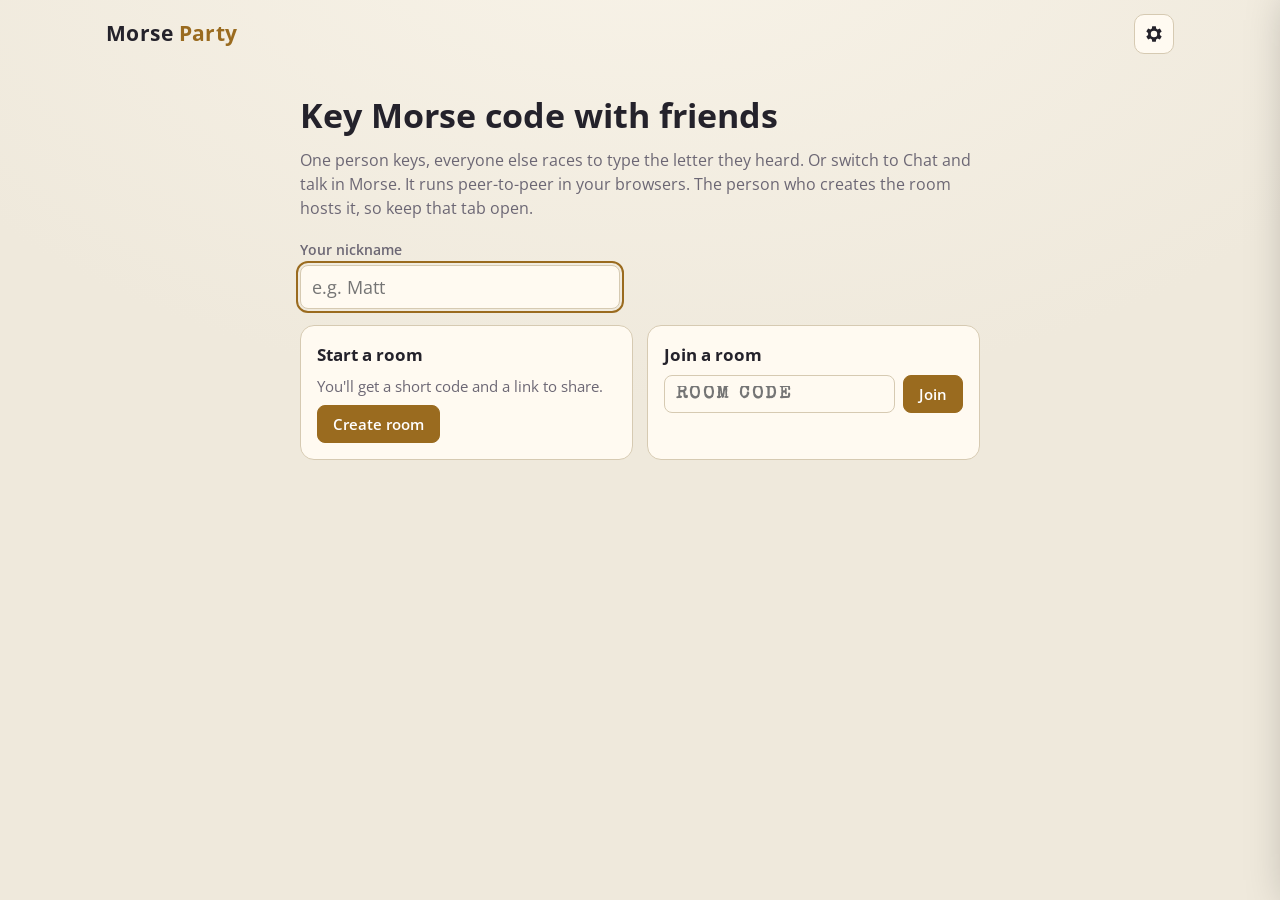
<file: index.html>
<!doctype html>
<html lang="en">
<head>
  <meta charset="utf-8">
  <meta name="viewport" content="width=device-width, initial-scale=1, viewport-fit=cover">
  <title>Morse Party</title>
  <meta name="description" content="Key Morse code with friends: race to copy each letter, or chat in Morse. Peer-to-peer in the browser.">
  <link rel="preconnect" href="https://fonts.googleapis.com">
  <link rel="preconnect" href="https://fonts.gstatic.com" crossorigin>
  <link href="https://fonts.googleapis.com/css2?family=Open+Sans:wght@400;600;700&family=Special+Elite&display=swap" rel="stylesheet">
  <link rel="stylesheet" href="style.css">
</head>
<body>
  <header class="topbar">
    <h1>Morse <span>Party</span></h1>
    <div id="roomInfo" class="room-info" hidden>
      <span class="conn" id="conn" title="Connection"></span>
      <span class="room-label">Room</span>
      <code id="roomCode"></code>
      <button id="copyLink" class="btn small" type="button">Copy invite link</button>
    </div>
    <button id="settingsBtn" class="icon-btn" type="button" aria-label="Settings" title="Settings">
      <svg viewBox="0 0 24 24" aria-hidden="true"><path d="M19.4 13a7.6 7.6 0 0 0 0-2l2-1.6-2-3.4-2.4 1a7.4 7.4 0 0 0-1.7-1L15 3.5h-4L10.7 6a7.4 7.4 0 0 0-1.7 1l-2.4-1-2 3.4L6.6 11a7.6 7.6 0 0 0 0 2l-2 1.6 2 3.4 2.4-1a7.4 7.4 0 0 0 1.7 1l.3 2.5h4l.3-2.5a7.4 7.4 0 0 0 1.7-1l2.4 1 2-3.4zM13 15.5A3.5 3.5 0 1 1 13 8.5a3.5 3.5 0 0 1 0 7z" transform="translate(-1 0)"/></svg>
    </button>
  </header>

  <main>
    <!-- ================= Lobby ================= -->
    <section id="lobby" class="lobby">
      <h2>Key Morse code with friends</h2>
      <p class="lede">One person keys, everyone else races to type the letter they heard. Or switch to Chat and talk in Morse.
        It runs peer-to-peer in your browsers. The person who creates the room hosts it, so keep that tab open.</p>

      <label class="field">
        <span>Your nickname</span>
        <input id="nameInput" type="text" maxlength="24" autocomplete="nickname" placeholder="e.g. Matt">
      </label>

      <div class="lobby-grid">
        <div class="lobby-card">
          <h3>Start a room</h3>
          <p>You'll get a short code and a link to share.</p>
          <button id="createBtn" class="btn primary" type="button">Create room</button>
        </div>
        <div class="lobby-card">
          <h3>Join a room</h3>
          <div class="join-row">
            <input id="codeInput" type="text" maxlength="8" placeholder="Room code" autocomplete="off" spellcheck="false">
            <button id="joinBtn" class="btn primary" type="button">Join</button>
          </div>
        </div>
      </div>
      <p id="lobbyMsg" class="status" role="status"></p>
    </section>

    <!-- ================= Room ================= -->
    <section id="room" class="room" hidden>
      <div class="room-bar">
        <div class="seg mode" role="radiogroup" aria-label="Mode">
          <button type="button" data-mode="race" role="radio">Race</button>
          <button type="button" data-mode="team" role="radio">Team</button>
          <button type="button" data-mode="whack" role="radio">Whack-a-Mole</button>
          <button type="button" data-mode="chat" role="radio">Chat</button>
        </div>
        <div class="seg sub" id="challengeSeg" role="radiogroup" aria-label="Team play style">
          <button type="button" data-challenge="0" role="radio">Free play</button>
          <button type="button" data-challenge="1" role="radio">Challenge</button>
        </div>
        <div class="keyer-rule" id="keyerRuleBox">
          <select id="keyerRule" aria-label="Who keys">
            <option value="anyone">Anyone keys</option>
            <option value="rr1">Take turns: 1 letter each</option>
            <option value="rrN">Take turns: N letters each</option>
          </select>
          <label id="turnNBox" class="turn-n">N = <input id="turnN" type="number" min="1" max="50" value="5"></label>
        </div>
        <p id="modeHelp" class="mode-help"></p>
        <div class="room-actions">
          <button id="resetBtn" class="btn small" type="button">Reset scores</button>
          <button id="clearBtn" class="btn small" type="button">Clear tapes</button>
          <button id="leaveBtn" class="btn small" type="button">Leave</button>
        </div>
      </div>

      <div id="players" class="players" aria-label="Players"></div>
      <div id="tapes" class="tapes" aria-live="polite"></div>

      <div class="you">
        <div id="turnPanel" class="turn-panel" hidden>
          <span id="turnText"></span>
          <button id="passBtn" class="btn small" type="button">Pass the key</button>
        </div>

        <div id="molePanel" class="mole-panel" hidden>
          <div class="mole-hole"><span id="moleCh" class="mole"></span></div>
          <div class="mole-side">
            <span id="moleText" class="mole-text">First to key it wins!</span>
            <button id="skipMoleBtn" class="btn small" type="button">Skip</button>
          </div>
        </div>

        <div id="guessPanel" class="guess-panel">
          <span class="guess-label" id="guessLabel">Type the letter you hear</span>
          <span id="guessBox" class="guess-box" aria-live="polite"></span>
          <span id="guessMsg" class="guess-msg"></span>
        </div>
        <div id="chatPanel" class="chat-panel" hidden>
          <input id="chatInput" type="text" autocomplete="off" autocapitalize="characters" spellcheck="false"
                 placeholder="Type here. Each letter is sent the moment you type it.">
        </div>

        <div id="targetPanel" class="target-panel" hidden>
          <span class="target-label" id="targetLabel">Key this letter</span>
          <span id="targetCh" class="target-ch"></span>
          <button id="skipBtn" class="btn small" type="button">Skip</button>
        </div>

        <div class="helper-bar">
          <span class="helper-label">Key helper</span>
          <div class="seg sub" id="helperSeg" role="radiogroup" aria-label="Key helper">
            <button type="button" data-helper="card" role="radio">Card</button>
            <button type="button" data-helper="alphabet" role="radio">Alphabet</button>
            <button type="button" data-helper="keyboard" role="radio">Keyboard</button>
            <button type="button" data-helper="none" role="radio">None</button>
          </div>
        </div>

        <section class="card" id="card" aria-label="Morse tree. Press and hold to key.">
          <div class="card-title"><span>MORSE</span><span>CODE</span></div>
          <div id="tree"></div>
        </section>
        <section id="refPanel" class="ref" hidden aria-label="Morse chart. Press and hold to key."></section>
        <button id="key" class="key" type="button" aria-label="Morse key: press and hold">KEY</button>
        <p class="key-caption">press &amp; hold here, on the card, or hold <kbd>Space</kbd></p>
      </div>
    </section>
  </main>

  <div id="toasts" class="toasts" aria-live="polite"></div>

  <!-- ================= Settings ================= -->
  <div id="scrim" class="scrim" hidden></div>
  <aside id="drawer" class="drawer" aria-label="Settings" aria-hidden="true">
    <div class="drawer-head">
      <h2>Settings</h2>
      <button id="closeSettings" class="icon-btn" type="button" aria-label="Close settings">✕</button>
    </div>

    <fieldset>
      <legend>You</legend>
      <label class="field"><span>Nickname</span><input id="setName" type="text" maxlength="24"></label>
      <label class="range"><span>Keying speed <output id="wpmOut"></output></span>
        <input id="setWpm" type="range" min="5" max="30" step="1"></label>
      <p class="fine">Your speed decides when a press counts as a dash, and when a pause ends a letter.</p>
    </fieldset>

    <fieldset>
      <legend>When you key</legend>
      <div class="seg tone-style helper-radios" role="radiogroup" aria-label="Key helper">
        <label><input type="radio" name="keyHelper" value="card"><span>Card</span></label>
        <label><input type="radio" name="keyHelper" value="alphabet"><span>Alphabet</span></label>
        <label><input type="radio" name="keyHelper" value="keyboard"><span>Keyboard</span></label>
        <label><input type="radio" name="keyHelper" value="none"><span>None</span></label>
      </div>
      <p class="fine">What to show above the key: the Morse tree card, the alphabet, or a QWERTY keyboard, each with the Morse code for every character.</p>
      <label class="check"><input type="checkbox" id="setLightUp"> Light up the helper as I key <small>(possible letters, the match, and mistakes)</small></label>
      <label class="check"><input type="checkbox" id="setHearSelf"> Hear my own tone</label>
    </fieldset>

    <fieldset>
      <legend>When others key</legend>
      <label class="check"><input type="checkbox" id="setHearOthers"> Hear their tones</label>
      <div class="seg tone-style" role="radiogroup" aria-label="Tone style">
        <label><input type="radio" name="toneStyle" value="live"><span>As keyed</span></label>
        <label><input type="radio" name="toneStyle" value="clean"><span>Cleaned up</span></label>
      </div>
      <p class="fine"><b>As keyed</b> plays their real timing, live. <b>Cleaned up</b> waits for each letter, then plays it with perfect timing.</p>
      <label class="check"><input type="checkbox" id="setShowMarks"> Show dots and dashes</label>
      <label class="check"><input type="checkbox" id="setPlayTyped"> Play typed messages as Morse <small>(Chat)</small></label>
      <label class="range"><span>Volume <output id="volOut"></output></span>
        <input id="setVolume" type="range" min="0" max="1" step="0.05"></label>
    </fieldset>
  </aside>

  <script src="lib/peerjs.min.js"></script>
  <script src="js/morse.js"></script>
  <script src="js/tree.js"></script>
  <script src="js/card.js"></script>
  <script src="js/ref.js"></script>
  <script src="js/audio.js"></script>
  <script src="js/room.js"></script>
  <script src="js/net.js"></script>
  <script src="js/app.js"></script>
</body>
</html>
</file>
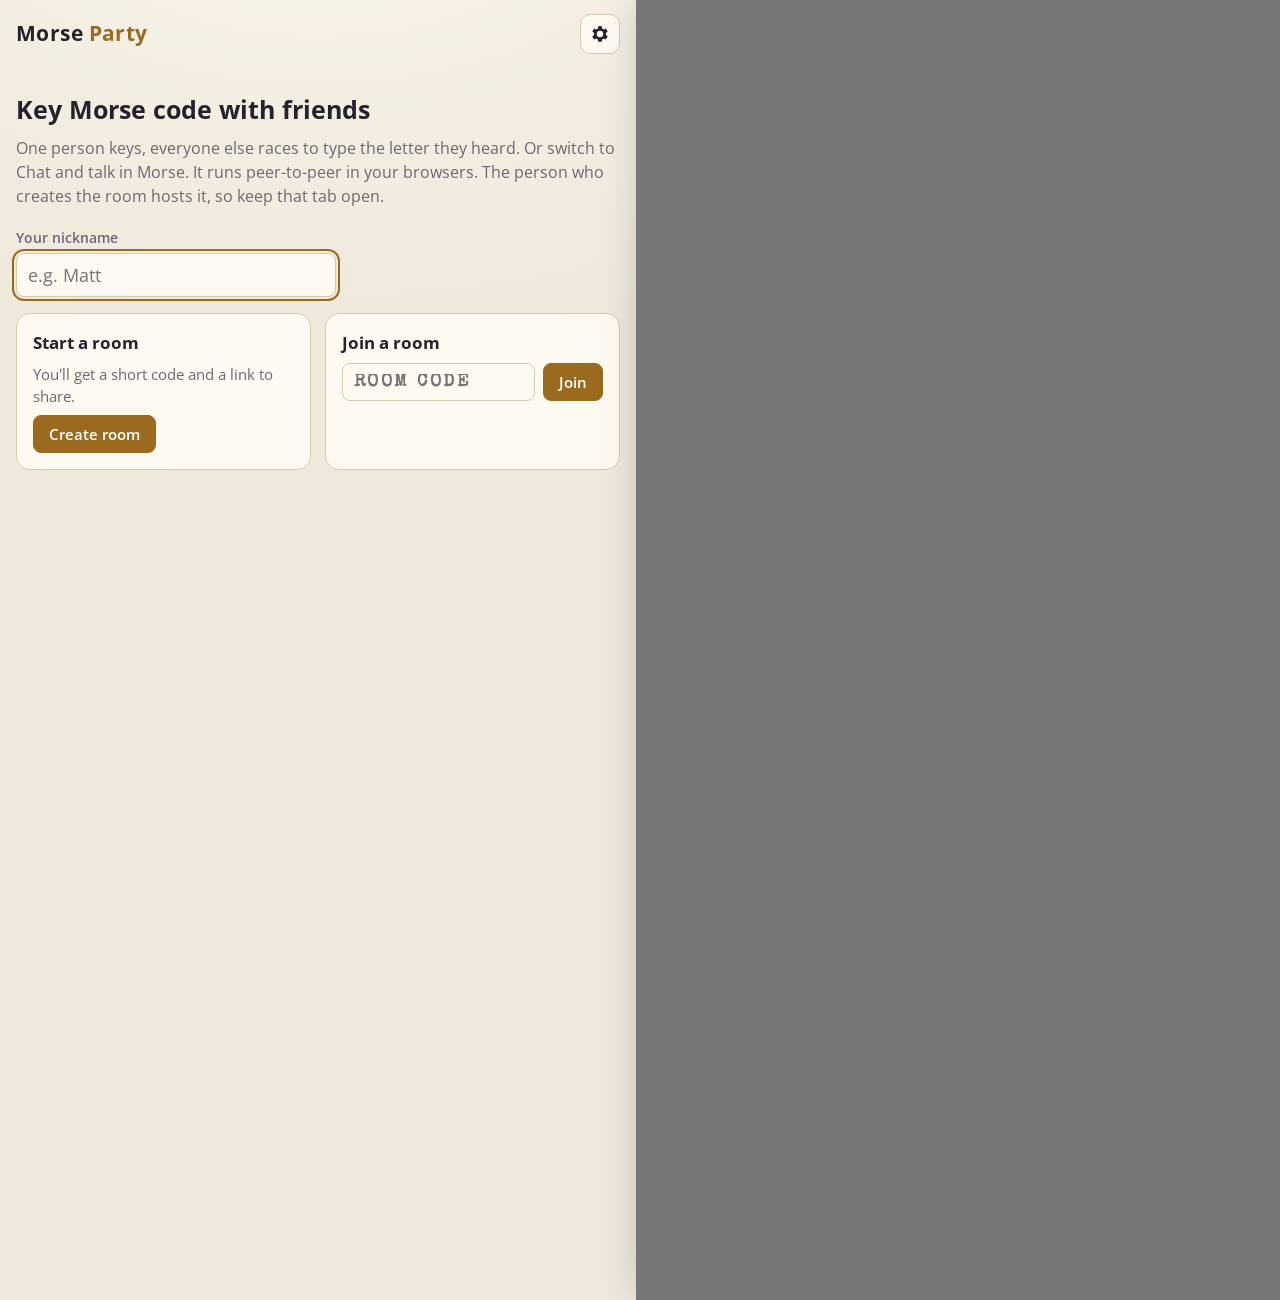
<file: test/harness.html>
<!doctype html><html><body style="margin:0;display:flex;gap:8px;background:#777">
<iframe id="h" src="../index.html?pid=host1" style="width:640px;height:1300px;border:0"></iframe>
<iframe id="g" style="width:640px;height:1300px;border:0"></iframe>
<script>
window.log = [];
const L = s => { log.push(s); };
const sleep = ms => new Promise(r => setTimeout(r, ms));
const until = async (fn, ms = 15000) => { const t = Date.now(); while (Date.now() - t < ms) { try { const v = fn(); if (v) return v; } catch (e) {} await sleep(100); } throw new Error('timeout'); };
const W = id => document.getElementById(id).contentWindow;
const D = id => W(id).document;
async function key(id, code, unit = 100) {
  const k = D(id).getElementById('key');
  for (const c of code) {
    k.dispatchEvent(new (W(id).PointerEvent)('pointerdown', { bubbles: true, pointerId: 1 }));
    await sleep(c === '.' ? unit : 3 * unit);
    k.dispatchEvent(new (W(id).PointerEvent)('pointerup', { bubbles: true, pointerId: 1 }));
    await sleep(unit);
  }
}
const press = (id, key, target) => (target || D(id)).dispatchEvent(new (W(id).KeyboardEvent)('keydown', { key, bubbles: true }));
window.run = async () => {
  try {
    await until(() => D('h').getElementById('wpmOut') && D('h').getElementById('wpmOut').textContent);
    D('h').getElementById('nameInput').value = 'Host';
    D('h').getElementById('createBtn').click();
    const code = await until(() => D('h').getElementById('roomCode').textContent);
    L('room code ' + code);
    document.getElementById('g').src = '../index.html?pid=guest1&room=' + code;
    await until(() => D('g').getElementById('wpmOut') && D('g').getElementById('wpmOut').textContent);
    D('g').getElementById('nameInput').value = 'Guest';
    D('g').getElementById('joinBtn').click();
    await until(() => D('g').querySelectorAll('.player').length === 2 && D('h').querySelectorAll('.player').length === 2);
    L('both see 2 players');

    await key('h', '-.-.');
    const open = await until(() => D('g').querySelector('.tape-row .cell.open'), 3000);
    L('guest sees open cell showing: ' + open.querySelector('.ch').textContent);
    L('host sees own open cell showing: ' + D('h').querySelector('.cell.open .ch').textContent);
    press('g', 'x');
    await until(() => D('g').getElementById('guessBox').classList.contains('wrong'));
    L('wrong guess -> ' + D('g').getElementById('guessMsg').textContent);
    await sleep(1100);
    press('g', 'c');
    await until(() => D('g').getElementById('guessBox').classList.contains('right'));
    L('right guess -> ' + D('g').getElementById('guessMsg').textContent);
    await until(() => D('h').querySelector('.cell.won'));
    L('host tape now: ' + [...D('h').querySelectorAll('.tape-row')[0].querySelectorAll('.cell .ch')].map(e => e.textContent).join('') +
      ' meta=' + D('h').querySelector('.cell.won .meta').textContent);
    L('scores: ' + [...D('h').querySelectorAll('.player')].map(p => p.textContent.replace(/\s+/g, ' ').trim()).join(' | '));

    D('g').querySelector('.mode button[data-mode="chat"]').click();
    await until(() => D('h').body.dataset.mode === 'chat');
    L('host switched to chat');
    const ci = D('g').getElementById('chatInput'); ci.focus();
    for (const ch of 'hi yo') press('g', ch === ' ' ? ' ' : ch, ci);
    press('g', 'Backspace', ci);
    await sleep(800);
    await key('h', '....');
    await sleep(700);
    const rows = [...D('h').querySelectorAll('.tape-row')].map(r => r.querySelector('.tape-name').textContent + ': ' +
      [...r.querySelectorAll('.cell')].map(c => c.classList.contains('space') ? '_' : c.querySelector('.ch').textContent).join(''));
    L('host sees tapes -> ' + rows.join(' || '));

    // ---- Team, taking turns 1 letter each ----
    D('h').querySelector('.mode button[data-mode="team"]').click();
    await until(() => D('g').body.dataset.mode === 'team');
    const sel = D('h').getElementById('keyerRule'); sel.value = 'rr1'; sel.dispatchEvent(new Event('change'));
    await until(() => !D('g').getElementById('turnPanel').hidden);
    L('guest turn panel: ' + D('g').getElementById('turnText').textContent);
    await key('g', '.');  // not the guest's turn
    await sleep(500);
    L('guest key while not their turn -> guest tape cells: ' + D('h').querySelectorAll('.tape-row')[1].querySelectorAll('.cell.done, .cell.open').length);
    await key('h', '--');
    await until(() => D('g').querySelector('.cell.open'), 3000);
    press('g', 'm');
    await until(() => D('h').querySelector('.cell.done'), 3000);
    L('team result cell: ' + D('h').querySelector('.cell.done').textContent.replace(/\s+/g, ' ').trim());
    L('scores: ' + [...D('h').querySelectorAll('.player')].map(p => p.textContent.replace(/\s+/g, ' ').trim()).join(' | '));
    await until(() => D('g').getElementById('turnPanel').classList.contains('mine'));
    L('turn passed to guest: ' + D('g').getElementById('turnText').textContent);

    // ---- Whack-a-Mole ----
    D('g').querySelector('.mode button[data-mode="whack"]').click();
    await until(() => D('h').getElementById('moleCh').classList.contains('up'));
    const moleCh = D('h').getElementById('moleCh').textContent;
    L('mole: ' + moleCh);
    await key('g', W('g').eval('MORSE_CHAR_TO_CODE')[moleCh]);
    await until(() => D('h').querySelector('.cell.hit'), 3000);
    L('whacked; host mole text: ' + D('h').getElementById('moleText').textContent);
    L('scores: ' + [...D('h').querySelectorAll('.player')].map(p => p.textContent.replace(/\s+/g, ' ').trim()).join(' | '));
    await sleep(1500);
    L('next mole: ' + D('h').getElementById('moleCh').textContent + ' up=' + D('h').getElementById('moleCh').classList.contains('up'));
    window.done = 'ok';
  } catch (e) {
    try { L('host lobbyMsg: ' + D('h').getElementById('lobbyMsg').textContent); } catch (x) {}
    L('ERROR ' + e.message + ' ' + e.stack); window.done = 'fail'; }
};
</script></body></html>
</file>
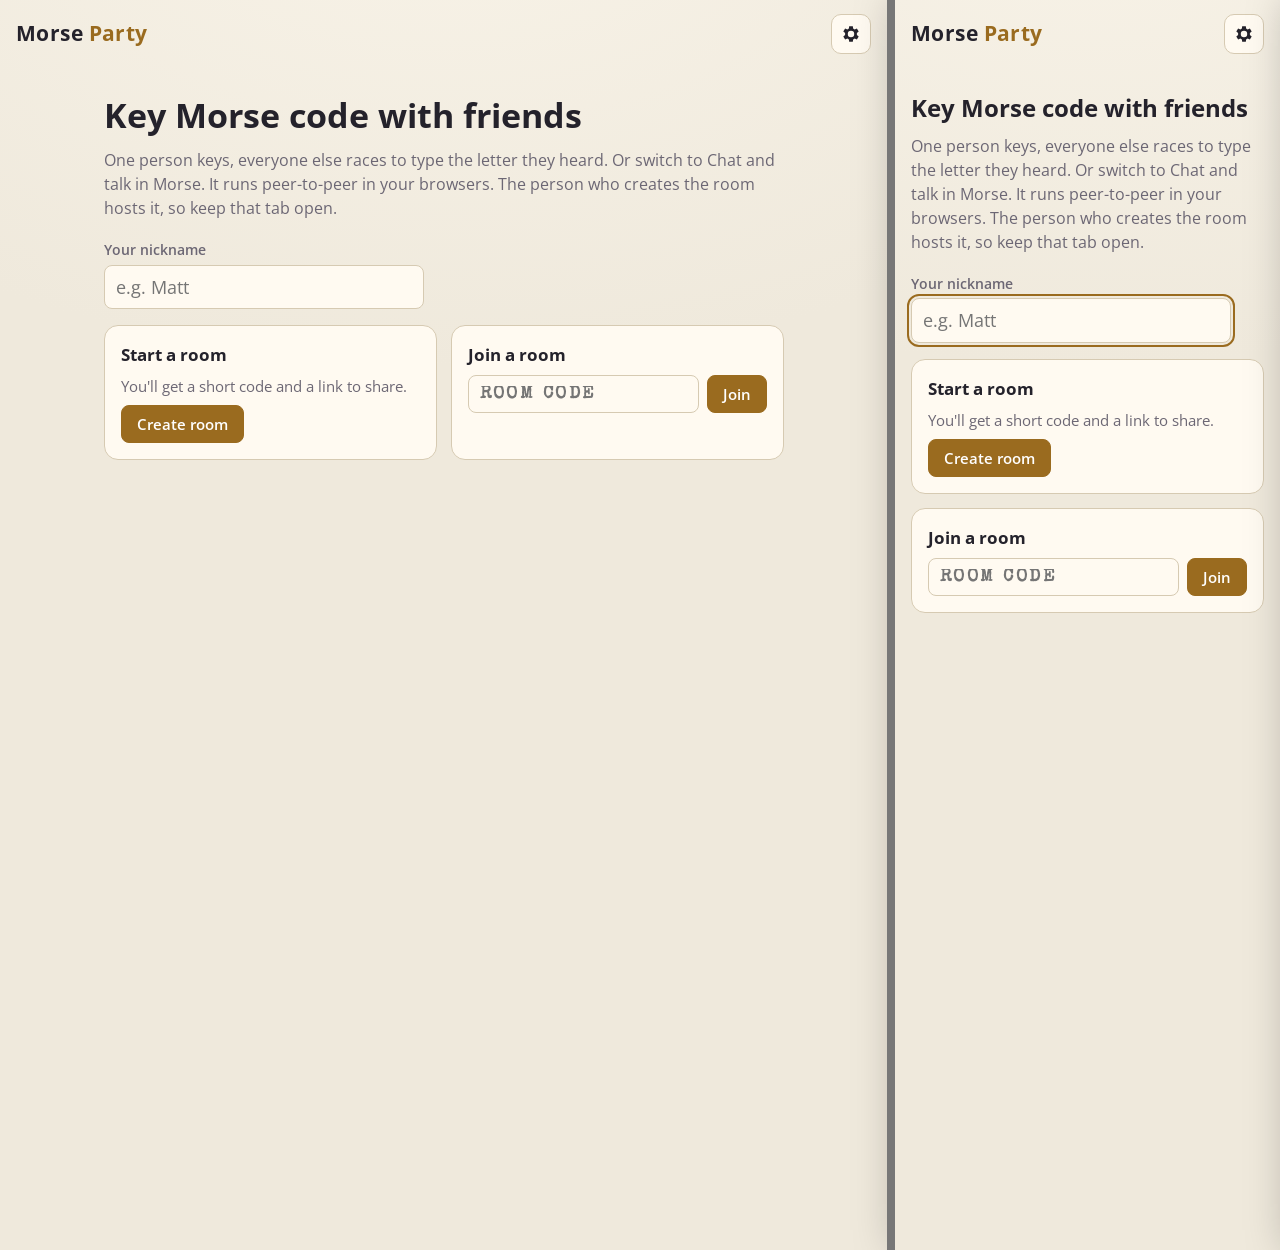
<file: test/helpers.html>
<!doctype html><html><body style="margin:0;display:flex;gap:8px;background:#777;align-items:flex-start">
<iframe id="a" src="../index.html?pid=va" style="width:900px;height:1250px;border:0"></iframe>
<iframe id="k" src="../index.html?pid=vk" style="width:390px;height:1250px;border:0"></iframe>
<script>
window.log = [];
const sleep = ms => new Promise(r => setTimeout(r, ms));
const until = async (fn, ms = 20000) => { const t = Date.now(); while (Date.now() - t < ms) { try { const v = fn(); if (v) return v; } catch (e) {} await sleep(100); } throw new Error('timeout'); };
const D = id => document.getElementById(id).contentWindow.document;
const W = id => document.getElementById(id).contentWindow;
async function tap(id, len) {
  const k = D(id).getElementById('key');
  k.dispatchEvent(new (W(id).PointerEvent)('pointerdown', { bubbles: true, pointerId: 1 }));
  await sleep(len);
  k.dispatchEvent(new (W(id).PointerEvent)('pointerup', { bubbles: true, pointerId: 1 }));
}
window.run = async () => {
  try {
    for (const [id, helper, keys] of [['a', 'alphabet', [300, 100]], ['k', 'keyboard', [100]]]) {
      await until(() => D(id).getElementById('wpmOut').textContent);
      D(id).getElementById('nameInput').value = id === 'a' ? 'Wide' : 'Phone';
      D(id).getElementById('createBtn').click();
      await until(() => D(id).getElementById('roomCode').textContent);
      D(id).querySelector(`#helperSeg button[data-helper="${helper}"]`).click();
      D(id).getElementById('setWpm').value = 5; D(id).getElementById('setWpm').dispatchEvent(new Event('input'));
      if (id === 'k') { D(id).querySelector('.mode button[data-mode="whack"]').click(); await until(() => D(id).getElementById('moleCh').classList.contains('up')); }
      for (const len of keys) { await tap(id, len); await sleep(200); }
      D(id).getElementById('refPanel').scrollIntoView();
      log.push(id + ': tiles=' + D(id).querySelectorAll('.rk').length + ' possible=' + [...D(id).querySelectorAll('.rk.possible')].map(t => t.dataset.ch).join('') +
        ' goal=' + [...D(id).querySelectorAll('.rk.goal')].map(t => t.dataset.ch).join('') +
        ' overflow=' + (D(id).documentElement.scrollWidth - D(id).documentElement.clientWidth));
    }
    window.done = 'ok';
  } catch (e) { log.push('ERROR ' + e.message); window.done = 'fail'; }
};
</script></body></html>
</file>
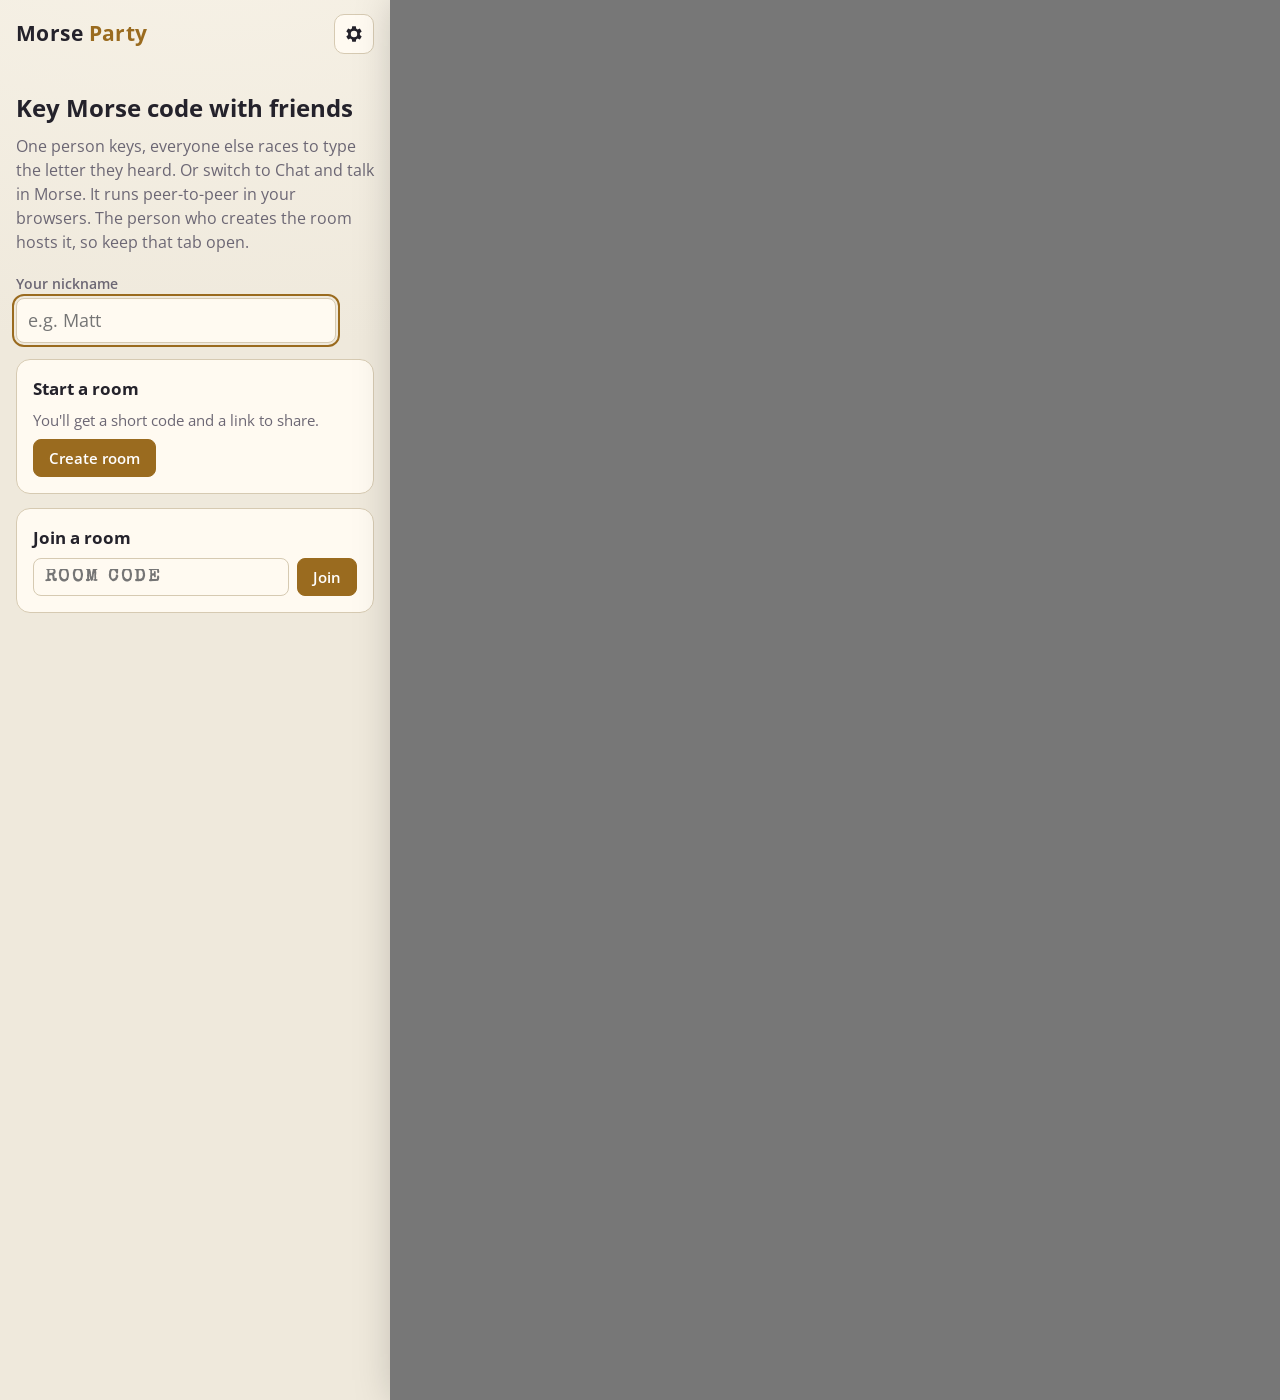
<file: test/shifts.html>
<!doctype html><html><body style="margin:0;display:flex;gap:8px;background:#777;align-items:flex-start">
<!-- Plays every mode at phone width and records layout shifts (things moving) in both pages. -->
<iframe id="h" src="../index.html?pid=host1" style="width:390px;height:1400px;border:0"></iframe>
<iframe id="g" style="width:390px;height:1400px;border:0"></iframe>
<script>
window.log = [];
const L = s => log.push(s);
const sleep = ms => new Promise(r => setTimeout(r, ms));
const until = async (fn, ms = 20000) => { const t = Date.now(); while (Date.now() - t < ms) { try { const v = fn(); if (v) return v; } catch (e) {} await sleep(100); } throw new Error('timeout'); };
const W = id => document.getElementById(id).contentWindow;
const D = id => W(id).document;
const MC = id => W(id).eval('MORSE_CHAR_TO_CODE');
async function key(id, code, unit = 100) {
  const k = D(id).getElementById('key');
  for (const c of code) {
    k.dispatchEvent(new (W(id).PointerEvent)('pointerdown', { bubbles: true, pointerId: 1 }));
    await sleep(c === '.' ? unit : 3 * unit);
    k.dispatchEvent(new (W(id).PointerEvent)('pointerup', { bubbles: true, pointerId: 1 }));
    await sleep(unit);
  }
  await sleep(400);
}
const press = (id, k, target) => (target || D(id)).dispatchEvent(new (W(id).KeyboardEvent)('keydown', { key: k, bubbles: true }));
const describe = n => !n ? '?' : n.nodeType === 3 ? 'text in ' + describe(n.parentElement) :
  n.tagName.toLowerCase() + (n.id ? '#' + n.id : '') + (n.className && typeof n.className === 'string' ? '.' + n.className.trim().split(/\s+/).join('.') : '');
let phase = 'setup';
const shifts = [];
function watch(id) {
  // Phones use overlay scrollbars; hide the desktop one so it can't shift the layout.
  const st = D(id).createElement('style'); st.textContent = 'html{scrollbar-width:none}'; D(id).head.appendChild(st);
  new (W(id).PerformanceObserver)(list => {
    for (const e of list.getEntries()) {
      if (phase === 'setup') continue;
      for (const s of e.sources || []) {
        const dy = Math.round(s.currentRect.y - s.previousRect.y), dh = Math.round(s.currentRect.height - s.previousRect.height);
        const dx = Math.round(s.currentRect.x - s.previousRect.x), dw = Math.round(s.currentRect.width - s.previousRect.width);
        shifts.push({ who: id, phase, node: describe(s.node), dx, dy, dw, dh, value: e.value });
      }
    }
  }).observe({ type: 'layout-shift', buffered: false });
}
window.run = async () => {
  try {
    await until(() => D('h').getElementById('wpmOut').textContent);
    D('h').getElementById('nameInput').value = 'Host';
    D('h').getElementById('createBtn').click();
    const code = await until(() => D('h').getElementById('roomCode').textContent);
    document.getElementById('g').src = '../index.html?pid=guest1&room=' + code;
    await until(() => D('g').getElementById('wpmOut') && D('g').getElementById('wpmOut').textContent);
    D('g').getElementById('nameInput').value = 'Guest';
    D('g').getElementById('joinBtn').click();
    await until(() => D('g').querySelectorAll('.player').length === 2 && D('h').querySelectorAll('.player').length === 2);
    watch('h'); watch('g');
    await sleep(800);

    phase = 'race-play';
    await key('h', '-.-.');
    await until(() => D('g').querySelector('.cell.open'));
    press('g', 'x'); await sleep(1200);
    press('g', 'c'); await until(() => D('h').querySelector('.cell.won'));
    await key('h', '..'); await sleep(6500); // nobody guesses: revealed as missed

    phase = 'team-switch';
    D('h').querySelector('.mode button[data-mode="team"]').click();
    await until(() => D('g').body.dataset.mode === 'team');
    const sel = D('h').getElementById('keyerRule'); sel.value = 'rr1'; sel.dispatchEvent(new Event('change'));
    await sleep(300);
    D('h').querySelector('#challengeSeg button[data-challenge="1"]').click();
    await until(() => !D('h').getElementById('targetPanel').hidden);
    await sleep(800);
    phase = 'team-play';
    let t = D('h').getElementById('targetCh').textContent;
    await key('h', MC('h')[t]);
    await until(() => D('g').querySelector('.cell.open'));
    press('g', t); await until(() => D('h').querySelector('.cell.done'));
    await until(() => D('g').getElementById('turnPanel').classList.contains('mine'));
    await sleep(500);
    t = D('g').getElementById('targetCh').textContent;
    const wrongT = t === 'E' ? 'T' : 'E';
    await key('g', MC('g')[wrongT]);   // key the wrong letter on purpose
    await until(() => D('h').querySelectorAll('.cell.open').length);
    press('h', 'Q'); await until(() => D('h').querySelectorAll('.cell.done').length >= 2);
    await sleep(800);

    phase = 'whack-switch';
    D('g').querySelector('.mode button[data-mode="whack"]').click();
    await until(() => D('h').getElementById('moleCh').classList.contains('up'));
    await sleep(800);
    phase = 'whack-play';
    const m = D('h').getElementById('moleCh').textContent;
    await key('h', MC('h')[m === 'E' ? 'T' : 'E']);  // a miss first
    await key('h', MC('h')[m]);
    await until(() => D('h').querySelector('.cell.hit'));
    await sleep(1800);

    phase = 'chat-switch';
    D('g').querySelector('.mode button[data-mode="chat"]').click();
    await until(() => D('h').body.dataset.mode === 'chat');
    await sleep(800);
    phase = 'chat-play';
    const ci = D('g').getElementById('chatInput'); ci.focus();
    for (const ch of 'hello there') { press('g', ch, ci); await sleep(60); }
    await key('h', '....');
    await sleep(1500);

    phase = 'done';
    // Summarize: biggest movers per phase.
    const groups = {};
    for (const s of shifts) {
      const k = `${s.phase} | ${s.who} | ${s.node}`;
      const g = groups[k] || (groups[k] = { n: 0, maxDy: 0, maxDh: 0, maxDx: 0, maxDw: 0, value: 0 });
      g.n++; g.value += s.value;
      g.maxDy = Math.max(g.maxDy, Math.abs(s.dy)); g.maxDh = Math.max(g.maxDh, Math.abs(s.dh));
      g.maxDx = Math.max(g.maxDx, Math.abs(s.dx)); g.maxDw = Math.max(g.maxDw, Math.abs(s.dw));
    }
    const rows = Object.entries(groups).filter(([k]) => !k.includes('-switch') && !k.includes('#toasts')).sort((a, b) => b[1].value - a[1].value);
    L(`total shift events: ${shifts.length}`);
    for (const [k, g] of rows.slice(0, 40)) L(`${k}  x${g.n}  dy<=${g.maxDy} dh<=${g.maxDh} dx<=${g.maxDx} dw<=${g.maxDw}`);
    window.done = 'ok';
  } catch (e) { L('ERROR ' + e.message + ' (phase ' + phase + ')'); window.done = 'fail'; }
};
</script></body></html>
</file>
<file: style.css>
/* ---------- Theme tokens (shared look with the MorseCode trainer) ---------- */
:root {
  --bg: #efe9dc;
  --bg-glow: #f8f3e8;
  --fg: #24222b;
  --muted: #6c6774;
  --panel: #fffaf1;
  --border: #d6cab2;
  --accent: #9a6b1f;
  --accent-fg: #fff;
  --ok: #1f9d55;
  --err: #d2402b;

  --card: #1d2145;
  --card-hi: #2a3062;
  --card-edge: #c9a57a;
  --trace: #d8b97e;
  --label: #ecdfc4;
  --antenna: #a9b83a;
  --led-dot: #45ff73;
  --led-dash: #ff4d2e;

  --tape: #f6ecd0;
  --tape-edge: #d6c495;
  --ink: #2b2118;
  --ink-faint: rgba(43, 33, 24, .25);
  --shadow: 0 18px 40px rgba(60, 40, 10, .28);
  color-scheme: light;
}
@media (prefers-color-scheme: dark) {
  :root:not([data-theme="light"]) {
    --bg: #0b0d18; --bg-glow: #161a30; --fg: #e8e3d6; --muted: #9b97a8;
    --panel: #151929; --border: #2b3152; --accent: #e2b866; --accent-fg: #1a1508;
    --ok: #4cd287; --err: #ff6b55;
    --tape: #ddd1b0; --tape-edge: #b9a77a; --shadow: 0 18px 50px rgba(0, 0, 0, .65);
    color-scheme: dark;
  }
}
:root[data-theme="dark"] {
  --bg: #0b0d18; --bg-glow: #161a30; --fg: #e8e3d6; --muted: #9b97a8;
  --panel: #151929; --border: #2b3152; --accent: #e2b866; --accent-fg: #1a1508;
  --ok: #4cd287; --err: #ff6b55;
  --tape: #ddd1b0; --tape-edge: #b9a77a; --shadow: 0 18px 50px rgba(0, 0, 0, .65);
  color-scheme: dark;
}

/* ---------- Base ---------- */
* { box-sizing: border-box; }
[hidden] { display: none !important; }
html, body { margin: 0; }
body {
  font-family: 'Open Sans', system-ui, -apple-system, 'Segoe UI', sans-serif;
  color: var(--fg);
  background: radial-gradient(1200px 700px at 50% -10%, var(--bg-glow), var(--bg) 70%) fixed, var(--bg);
  min-height: 100vh;
  line-height: 1.5;
}
h1, h2, h3 { margin: 0; }
kbd {
  font: 600 .85em 'Open Sans', sans-serif;
  border: 1px solid var(--border); border-bottom-width: 2px; border-radius: 5px;
  padding: 0 .4em; background: var(--panel);
}
input[type="text"] {
  font: inherit; color: var(--fg); background: var(--panel);
  border: 1px solid var(--border); border-radius: 8px; padding: 8px 11px; min-width: 0;
}
input:focus-visible, button:focus-visible { outline: 2px solid var(--accent); outline-offset: 2px; }
input[type="checkbox"], input[type="radio"], input[type="range"] { accent-color: var(--accent); }

.btn {
  font: 600 .92rem 'Open Sans', sans-serif; color: var(--fg); background: var(--panel);
  border: 1px solid var(--border); border-radius: 8px; padding: 8px 15px; cursor: pointer;
}
.btn:hover { border-color: var(--accent); }
.btn.primary { background: var(--accent); color: var(--accent-fg); border-color: var(--accent); }
.btn.small { padding: 5px 11px; font-size: .84rem; }
.icon-btn {
  display: inline-grid; place-items: center; flex: none;
  width: 40px; height: 40px; border-radius: 10px;
  border: 1px solid var(--border); background: var(--panel); color: var(--fg);
  cursor: pointer; font-size: 18px;
}
.icon-btn svg { width: 22px; height: 22px; fill: currentColor; }
.icon-btn:hover { border-color: var(--accent); }

/* ---------- Top bar ---------- */
.topbar {
  display: flex; align-items: center; gap: 12px;
  max-width: 1100px; margin: 0 auto; padding: 14px 16px 4px;
}
.topbar h1 { font-size: 1.3rem; font-weight: 700; letter-spacing: .02em; margin-right: auto; white-space: nowrap; }
.topbar h1 span { color: var(--accent); }
.room-info { display: flex; align-items: center; gap: 8px; flex-wrap: wrap; justify-content: flex-end; }
.room-label { color: var(--muted); font-size: .85rem; }
.room-info code {
  font: 700 1.05rem 'Special Elite', monospace; letter-spacing: .12em;
  background: var(--tape); color: var(--ink); padding: 2px 8px; border-radius: 6px;
}
.conn { width: 10px; height: 10px; border-radius: 50%; background: var(--muted); }
.conn.open { background: var(--ok); box-shadow: 0 0 6px var(--ok); }
.conn.wait { background: #e1a100; animation: pulse 1s infinite; }
.conn.err { background: var(--err); animation: pulse 1s infinite; }
@keyframes pulse { 50% { opacity: .35; } }

main { max-width: 1100px; margin: 0 auto; padding: 4px 16px 48px; }

/* ---------- Lobby ---------- */
.lobby { max-width: 680px; margin: 28px auto 0; }
.lobby h2 { font-size: clamp(1.5rem, 4vw, 2.1rem); }
.lede { color: var(--muted); margin: 8px 0 20px; }
.field { display: flex; flex-direction: column; gap: 4px; margin: 8px 0; }
.field > span { font-weight: 600; font-size: .85rem; color: var(--muted); }
.lobby .field input { font-size: 1.1rem; max-width: 320px; }
.lobby-grid { display: grid; grid-template-columns: repeat(auto-fit, minmax(240px, 1fr)); gap: 14px; margin-top: 16px; }
.lobby-card {
  background: var(--panel); border: 1px solid var(--border); border-radius: 14px; padding: 16px;
  display: flex; flex-direction: column; gap: 8px; align-items: flex-start;
}
.lobby-card h3 { font-size: 1.05rem; }
.lobby-card p { margin: 0; color: var(--muted); font-size: .92rem; }
.join-row { display: flex; gap: 8px; width: 100%; }
.join-row input {
  flex: 1; min-width: 0; text-transform: uppercase; letter-spacing: .14em;
  font: 700 1.1rem 'Special Elite', monospace;
}
.status { min-height: 1.5em; margin: 14px 0 0; font-weight: 600; }
.status.err { color: var(--err); }

/* ---------- Room bar ---------- */
.room-bar { display: flex; align-items: center; gap: 10px 16px; flex-wrap: wrap; margin: 12px 0 10px; }
.seg { display: inline-flex; border: 1px solid var(--border); border-radius: 9px; overflow: hidden; background: var(--panel); flex: none; }
.seg button {
  font: 600 .95rem 'Open Sans', sans-serif; color: var(--fg); background: transparent;
  border: 0; padding: 7px 18px; cursor: pointer;
}
.seg button.on { background: var(--accent); color: var(--accent-fg); }
.mode-help { flex: 1 1 280px; margin: 0; color: var(--muted); font-size: .9rem; }
.room-actions { display: flex; gap: 6px; flex-wrap: wrap; }

/* ---------- Players ---------- */
.players { display: flex; flex-wrap: wrap; gap: 8px; margin: 4px 0 12px; }
.player {
  display: inline-flex; align-items: center; gap: 7px;
  background: var(--panel); border: 1px solid var(--border); border-radius: 999px;
  padding: 4px 6px 4px 9px; font-size: .92rem;
}
.player.offline { opacity: .45; }
.player .pname small { color: var(--muted); }
.player .score {
  min-width: 26px; text-align: center; font-weight: 700; font-variant-numeric: tabular-nums;
  background: var(--bg); border-radius: 999px; padding: 0 7px;
}
.player:not(:has(.score)) { padding-right: 12px; }
.swatch { width: 12px; height: 12px; border-radius: 50%; background: var(--c); flex: none; }
.player.keying .swatch { box-shadow: 0 0 0 3px color-mix(in srgb, var(--c) 35%, transparent); animation: pulse .6s infinite; }

/* ---------- Tapes ---------- */
.tapes { display: flex; flex-direction: column; gap: 10px; }
.empty { color: var(--muted); font-style: italic; text-align: center; padding: 20px 0; }
.tape-row { display: grid; grid-template-columns: 120px 1fr; align-items: center; gap: 10px; }
.tape-name {
  display: flex; align-items: center; gap: 7px; font-weight: 600; font-size: .92rem;
  overflow: hidden; text-overflow: ellipsis; white-space: nowrap;
}
.tape {
  position: relative; min-width: 0;
  background: linear-gradient(to bottom, rgba(0,0,0,.06), transparent 12%, transparent 88%, rgba(0,0,0,.06)), var(--tape);
  border-top: 1px solid var(--tape-edge); border-bottom: 1px solid var(--tape-edge);
  border-left: 5px solid var(--c);
  box-shadow: 0 4px 12px rgba(0,0,0,.12);
}
.tape-view { overflow-x: auto; scrollbar-width: none; }
.tape-view::-webkit-scrollbar { display: none; }
.tape-inner {
  display: inline-flex; align-items: stretch; min-height: 78px;
  padding: 0 14px; white-space: nowrap; min-width: 100%; justify-content: flex-end;
}
.tape-empty { align-self: center; color: rgba(43,33,24,.4); }
.cell {
  display: flex; flex-direction: column; align-items: center; justify-content: center; gap: 5px;
  min-width: 26px; padding: 4px 2px;
  color: var(--ink); font: 28px/1 'Special Elite', 'Courier New', monospace;
}
.cell .ch { padding: 1px 3px; border-radius: 4px; }
.cell.space { min-width: 20px; }
.cell.typed .ch { font-family: 'Open Sans', sans-serif; font-weight: 600; font-size: 24px; }
.cell.open .ch { color: var(--c); border: 2px dashed var(--c); min-width: 26px; text-align: center; animation: pulse 1.2s infinite; }
.cell.missed .ch { color: rgba(43,33,24,.4); }
.cell.bad .ch { color: #b3261e; }
.cell.won .ch { box-shadow: inset 0 -3px 0 var(--w, var(--c)); }
.cell .meta {
  font: 600 10px 'Open Sans', sans-serif; color: rgba(43,33,24,.7);
  border-top: 2px solid var(--w); padding-top: 1px; max-width: 70px; overflow: hidden; text-overflow: ellipsis;
}
.cell.flash .ch { animation: flash .9s; }
@keyframes flash { 0% { background: #ffd54a; transform: scale(1.3); } 100% { background: transparent; transform: none; } }
.cell.live .ch { border-bottom: 2px dashed var(--ink-faint); min-width: 18px; }
.cell.live.down .ch { border-bottom-color: var(--c); }
.cell.live.down::after { content: ''; width: 8px; height: 8px; border-radius: 50%; background: var(--c); animation: pulse .5s infinite; }
.marks { display: flex; gap: 3px; height: 8px; align-items: center; }
.marks i { display: block; height: 7px; border-radius: 4px; background: var(--ink); opacity: .8; }
.marks i.d { width: 7px; }
.marks i.h { width: 19px; }

/* ---------- You: guess / chat / key ---------- */
.you { margin-top: 18px; }
.guess-panel, .chat-panel {
  display: flex; align-items: center; justify-content: center; gap: 12px; flex-wrap: wrap;
  max-width: 640px; margin: 0 auto 16px; padding: 10px 14px;
  background: var(--panel); border: 1px solid var(--border); border-radius: 12px;
}
.guess-label { color: var(--muted); font-weight: 600; }
.guess-box {
  display: inline-grid; place-items: center; width: 46px; height: 46px; border-radius: 10px;
  border: 2px dashed var(--border); font: 30px 'Special Elite', monospace;
}
.guess-box.sent { border-style: solid; border-color: var(--muted); }
.guess-box.right { border: 2px solid var(--ok); color: var(--ok); }
.guess-box.wrong, .guess-box.locked { border: 2px solid var(--err); color: var(--err); }
.guess-box.pending { border: 2px solid #e1a100; }
.guess-msg { min-width: 12em; font-weight: 600; }
.guess-panel.locked { opacity: .65; }
.chat-panel input { flex: 1; font-size: 1.05rem; }

/* ---------- The card ---------- */
.card {
  position: relative; margin: 0 auto; width: 100%;
  background: radial-gradient(120% 90% at 25% 0%, var(--card-hi), var(--card) 60%);
  border: 6px solid var(--card-edge); border-radius: 26px;
  padding: 12px 16px 16px;
  box-shadow: var(--shadow), inset 0 0 0 2px rgba(0,0,0,.35);
  touch-action: none; user-select: none; -webkit-user-select: none; cursor: pointer;
  -webkit-tap-highlight-color: transparent;
}
.card::after {
  content: ''; position: absolute; top: 10px; right: 10px;
  width: 24px; height: 24px; border-radius: 50%;
  background: var(--bg); border: 4px solid var(--card-edge);
}
.card-title {
  display: flex; justify-content: space-between;
  padding: 0 48px 0 14px; color: var(--label);
  font-size: clamp(20px, 4.2vw, 30px); letter-spacing: .06em;
}
#tree svg { display: block; width: 100%; height: auto; max-height: 52vh; margin: 0 auto; overflow: visible; }
.card.shake { animation: shake .35s; }
@keyframes shake {
  20% { transform: translateX(-6px); } 40% { transform: translateX(5px); }
  60% { transform: translateX(-3px); } 80% { transform: translateX(2px); }
}
.trace { stroke: var(--trace); stroke-width: 3; stroke-linecap: round; transition: stroke .5s, filter .5s; }
.trace.lit { stroke: #fff1c4; filter: drop-shadow(0 0 3px #ffd98a); transition: none; }
.node .shape { fill: var(--card); stroke: var(--trace); stroke-width: 2.6; transition: fill .5s, stroke .5s, filter .5s; }
.node.junction .shape { stroke-opacity: .65; }
.node text { fill: var(--label); font: 600 19px 'Open Sans', sans-serif; pointer-events: none; }
.node.pending.dot .shape { fill: rgba(69, 255, 115, .35); transition: none; }
.node.pending.dash .shape { fill: rgba(255, 77, 46, .35); transition: none; }
.node.lit .shape { transition: none; }
.node.lit.dot .shape  { fill: var(--led-dot);  stroke: #c9ffd6; filter: drop-shadow(0 0 5px var(--led-dot))  drop-shadow(0 0 12px var(--led-dot)); }
.node.lit.dash .shape { fill: var(--led-dash); stroke: #ffd0c4; filter: drop-shadow(0 0 5px var(--led-dash)) drop-shadow(0 0 12px var(--led-dash)); }
.node.current .shape { stroke: #fff; stroke-width: 3; }
.node.bad .shape { fill: #ff2020; stroke: #ffb0a0; filter: drop-shadow(0 0 8px #ff2020); animation: blink .15s steps(2) 3; transition: none; }
@keyframes blink { 50% { fill: var(--card); } }
.antenna .flare { fill: var(--antenna); transition: fill .3s, filter .3s; }
.antenna .stem { stroke: var(--antenna); stroke-width: 4; transition: stroke .3s; }
.antenna .wave { fill: none; stroke: #eaff7a; stroke-width: 2.5; stroke-linecap: round; opacity: 0; transition: opacity .2s; }
.antenna.tx .flare { fill: #eaff5c; filter: drop-shadow(0 0 6px #eaff5c); transition: none; }
.antenna.tx .stem { stroke: #eaff5c; }
.antenna.tx .wave { opacity: .9; transition: none; }
.antenna.err .flare { fill: #ff3b2f; filter: drop-shadow(0 0 8px #ff3b2f); }
.antenna.err .stem { stroke: #ff3b2f; }

.key {
  display: block; margin: 22px auto 6px;
  width: 92px; height: 92px; border-radius: 50%;
  border: 5px solid var(--card-edge);
  background: radial-gradient(circle at 35% 30%, #55545e, #121218 70%);
  box-shadow: 0 8px 0 rgba(0,0,0,.6), 0 14px 24px rgba(0,0,0,.35);
  color: #d9c69c; font: 700 15px/1 'Open Sans', sans-serif; letter-spacing: .14em;
  cursor: pointer; touch-action: none; user-select: none; -webkit-user-select: none;
  -webkit-tap-highlight-color: transparent;
  transition: transform .04s, box-shadow .04s;
}
.key.down { transform: translateY(6px); box-shadow: 0 2px 0 rgba(0,0,0,.6), 0 4px 8px rgba(0,0,0,.35); color: #fff3cf; }
.key-caption { text-align: center; margin: 4px 0 0; color: var(--muted); font-size: .9rem; }

/* ---------- Toasts ---------- */
.toasts {
  position: fixed; left: 50%; bottom: 18px; transform: translateX(-50%); z-index: 30;
  display: flex; flex-direction: column; gap: 6px; align-items: center; pointer-events: none;
  width: min(92vw, 420px);
}
.toast {
  background: var(--fg); color: var(--bg); padding: 8px 14px; border-radius: 10px;
  box-shadow: 0 6px 20px rgba(0,0,0,.25); font-size: .95rem; transition: opacity .4s, transform .4s;
}
.toast.ok { background: var(--ok); color: #fff; }
.toast.err { background: var(--err); color: #fff; }
.toast.out { opacity: 0; transform: translateY(8px); }

/* ---------- Settings drawer ---------- */
.scrim { position: fixed; inset: 0; background: rgba(0,0,0,.35); z-index: 15; }
.drawer {
  position: fixed; top: 0; right: 0; height: 100%; width: min(370px, 92vw);
  background: var(--panel); border-left: 1px solid var(--border);
  box-shadow: -10px 0 40px rgba(0,0,0,.25);
  transform: translateX(105%); transition: transform .25s ease;
  overflow-y: auto; z-index: 20; padding: 14px 18px 40px;
}
.drawer.open { transform: none; }
.drawer-head { display: flex; align-items: center; justify-content: space-between; margin-bottom: 6px; }
.drawer-head h2 { font-size: 1.15rem; }
fieldset { border: 0; border-top: 1px solid var(--border); margin: 10px 0 0; padding: 10px 0 4px; }
legend { font-weight: 700; font-size: .78rem; text-transform: uppercase; letter-spacing: .08em; color: var(--muted); padding-right: 8px; }
.check { display: block; margin: 8px 0; cursor: pointer; }
.check small { color: var(--muted); }
.range { display: block; margin: 10px 0; }
.range span { display: flex; justify-content: space-between; font-size: .95rem; }
.range output { color: var(--muted); font-variant-numeric: tabular-nums; }
.range input { width: 100%; }
.tone-style { display: flex; margin: 6px 0 2px; }
.tone-style label { flex: 1; text-align: center; cursor: pointer; }
.tone-style input { position: absolute; opacity: 0; pointer-events: none; }
.tone-style span { display: block; padding: 7px 4px; font-size: .9rem; }
.tone-style input:checked + span { background: var(--accent); color: var(--accent-fg); font-weight: 600; }
.tone-style input:focus-visible + span { outline: 2px solid var(--accent); outline-offset: -3px; }
.fine { font-size: .8rem; color: var(--muted); margin: 4px 0; }

@media (max-width: 600px) {
  .tape-row { grid-template-columns: 1fr; gap: 3px; }
  .card { border-width: 4px; border-radius: 18px; padding: 8px 6px 10px; }
  .room-label { display: none; }
  .topbar { flex-wrap: wrap; }
}

/* ---------- Team mode ---------- */
.seg.sub button { padding: 5px 13px; font-size: .86rem; }
.cell .meta.progress { border-top: 0; color: rgba(43,33,24,.6); }
.cell .meta.team-result { display: flex; align-items: center; gap: 2px; border-top: 0; }
.cell .meta.team-result i { width: 7px; height: 7px; border-radius: 50%; background: var(--w); display: inline-block; }
.cell .meta.wanted { border-top: 0; color: #b3261e; }
.cell.done.got .ch { box-shadow: inset 0 -3px 0 var(--ok); }
.cell.done.nobody .ch { color: rgba(43,33,24,.4); }
.target-panel {
  display: flex; align-items: center; justify-content: center; gap: 14px;
  max-width: 640px; margin: 0 auto 14px; padding: 8px 14px;
  background: var(--card); color: var(--label); border: 3px solid var(--card-edge); border-radius: 14px;
}
.target-label { font-weight: 600; letter-spacing: .04em; }
.target-ch { font: 44px/1 'Special Elite', monospace; color: #fff3cf; min-width: 1ch; text-align: center; }

/* ---------- Taking turns ---------- */
.keyer-rule { display: flex; align-items: center; gap: 8px; }
.keyer-rule select, .turn-n input {
  font: inherit; font-size: .88rem; color: var(--fg); background: var(--panel);
  border: 1px solid var(--border); border-radius: 8px; padding: 5px 8px;
}
.turn-n { font-size: .88rem; color: var(--muted); white-space: nowrap; }
.turn-n input { width: 4.2em; }
.turn-panel {
  display: flex; align-items: center; justify-content: center; gap: 12px; flex-wrap: wrap;
  max-width: 640px; margin: 0 auto 12px; padding: 8px 14px; text-align: center;
  border: 1px dashed var(--border); border-radius: 12px; color: var(--muted);
}
.turn-panel.mine { border: 2px solid var(--ok); color: var(--fg); background: color-mix(in srgb, var(--ok) 10%, transparent); }
.player.has-key { border-color: var(--accent); box-shadow: 0 0 0 2px color-mix(in srgb, var(--accent) 35%, transparent); }
.player.has-key .pname::before { content: '🔑 '; }
body.not-my-turn .key, body.not-my-turn .card { opacity: .45; filter: grayscale(.6); cursor: not-allowed; }

/* ---------- Whack-a-Mole ---------- */
.mole-panel {
  display: flex; align-items: center; justify-content: center; gap: 22px; flex-wrap: wrap;
  max-width: 640px; margin: 0 auto 16px; padding: 14px;
  background: var(--panel); border: 1px solid var(--border); border-radius: 14px;
}
.mole-hole {
  position: relative; width: 120px; height: 104px; overflow: hidden;
  border-radius: 0 0 60px 60px;
}
.mole-hole::after {
  content: ''; position: absolute; left: 0; right: 0; bottom: 0; height: 26px;
  background: radial-gradient(ellipse at center, #3b2a1a 55%, #6b4a2b 70%, transparent 72%);
}
.mole {
  position: absolute; left: 50%; bottom: 8px; width: 86px; height: 86px; margin-left: -43px;
  display: grid; place-items: center; border-radius: 46% 46% 20% 20%;
  background: radial-gradient(circle at 35% 30%, #a07a52, #6e4c2e 70%);
  color: #fff3cf; font: 52px/1 'Special Elite', monospace; text-shadow: 0 2px 0 rgba(0,0,0,.4);
  transition: transform .25s cubic-bezier(.2,1.4,.5,1);
}
.mole.down { transform: translateY(100px); }
.mole.up { transform: translateY(0); }
.mole.pop { animation: pop .35s cubic-bezier(.2,1.6,.5,1); }
@keyframes pop { from { transform: translateY(100px); } to { transform: translateY(0); } }
.mole-side { display: flex; flex-direction: column; align-items: flex-start; gap: 8px; }
.mole-text { font-weight: 700; font-size: 1.1rem; }
.cell.hit .ch { background: color-mix(in srgb, var(--ok) 30%, transparent); box-shadow: inset 0 -3px 0 var(--ok); }

/* ---------- Key helpers: alphabet / keyboard ---------- */
.helper-bar { display: flex; align-items: center; justify-content: center; gap: 10px; flex-wrap: wrap; margin: 0 auto 12px; }
.helper-label { color: var(--muted); font-weight: 600; font-size: .85rem; }
.helper-radios { margin: 2px 0 4px; }
.ref {
  margin: 0 auto; max-width: 900px; padding: 14px 12px 16px;
  background: radial-gradient(120% 90% at 25% 0%, var(--card-hi), var(--card) 60%);
  border: 6px solid var(--card-edge); border-radius: 22px; box-shadow: var(--shadow);
  touch-action: none; user-select: none; -webkit-user-select: none; cursor: pointer;
  -webkit-tap-highlight-color: transparent;
}
.ref-grid { display: grid; grid-template-columns: repeat(auto-fill, minmax(62px, 1fr)); gap: 7px; }
.ref-grid.digits { grid-template-columns: repeat(auto-fill, minmax(84px, 1fr)); margin-top: 12px; padding-top: 12px; border-top: 1px dashed rgba(216,185,126,.35); }
.ref.keyboard { --kw: min(60px, calc((100vw - 180px) / 12.5)); display: flex; flex-direction: column; gap: 7px; align-items: center; }
.ref-row { display: flex; gap: 6px; padding-left: calc(var(--indent) * var(--kw)); width: calc(12 * var(--kw) + 66px); }
.ref.keyboard .rk-marks { gap: 2px; }
.ref.keyboard .rk-marks i { height: 5px; }
.ref.keyboard .rk-marks i.h { width: 10px; }
.ref.keyboard .rk-marks i.d { width: 5px; }
.ref.keyboard .rk.extra .rk-marks { gap: 1.5px; }
.ref.keyboard .rk.extra .rk-marks i.h { width: 7px; }
.ref.keyboard .rk.extra .rk-marks i.d { width: 4px; }
.ref.keyboard .rk { width: var(--kw); flex: none; }
.rk {
  display: flex; flex-direction: column; align-items: center; justify-content: center; gap: 6px;
  min-height: 62px; padding: 6px 2px; border-radius: 9px;
  border: 2px solid rgba(216,185,126,.55); color: var(--label);
  transition: opacity .3s, border-color .3s, background .3s;
}
.rk-ch { font: 600 22px/1 'Open Sans', sans-serif; }
.rk-marks { display: flex; gap: 3px; align-items: center; height: 8px; }
.rk-marks i { display: block; height: 6px; border-radius: 3px; background: var(--trace); }
.rk-marks i.d { width: 6px; }
.rk-marks i.h { width: 15px; }
.ref.keying .rk { opacity: .28; }
.ref.keying .rk.possible { opacity: 1; border-color: #fff1c4; transition: none; }
.ref.keying .rk.current { background: rgba(69, 255, 115, .22); border-color: var(--led-dot); box-shadow: 0 0 12px rgba(69,255,115,.5); }
.rk.goal { outline: 3px solid #eaff5c; outline-offset: 2px; }
.ref.bad { animation: shake .35s; }
.ref.bad .rk { border-color: #ff3b2f; }
@media (max-width: 600px) {
  .seg.mode { display: flex; width: 100%; }
  .seg.mode button { flex: 1 1 auto; padding: 7px 4px; font-size: .86rem; }
  .ref { border-width: 4px; padding: 10px 6px; border-radius: 16px; }
  .ref-grid { grid-template-columns: repeat(auto-fill, minmax(46px, 1fr)); gap: 5px; }
  .rk { min-height: 50px; gap: 4px; }
  .rk-ch { font-size: 17px; }
  .rk-marks i.h { width: 11px; }
  .rk-marks i.d { width: 5px; }
  .rk-marks { gap: 2px; }
  .ref-grid.digits { grid-template-columns: repeat(auto-fill, minmax(66px, 1fr)); }
  /* Phones: just the 10-wide letter rows, like a phone keyboard. */
  .ref.keyboard { --kw: calc((100vw - 76px) / 10); gap: 5px; align-items: flex-start; }
  .ref.keyboard .extra, .ref.keyboard .extra-row { display: none; }
  .ref-row { gap: 3px; width: auto; padding-left: calc(var(--indent-m) * (var(--kw) + 3px)); }
  .ref.keyboard .rk { min-height: 48px; padding: 5px 0; border-width: 1.5px; border-radius: 7px; }
  .ref.keyboard .rk-ch { font-size: 16px; }
  .ref.keyboard .rk-marks { gap: 1.5px; height: 6px; }
  .ref.keyboard .rk-marks i { height: 4px; }
  .ref.keyboard .rk-marks i.h { width: 7px; }
  .ref.keyboard .rk-marks i.d { width: 3.5px; }
}

/* ---------- Keep things still while playing (mostly for phones) ---------- */
.invisible { visibility: hidden; }

/* Tapes: fixed height, whatever the cells contain. */
.tape-inner { height: 90px; min-height: 0; }
.cell { gap: 4px; padding: 3px 5px; }
.cell .meta { line-height: 1.1; }

/* Guess panel: label on top, then the box and a two-line message area. */
.guess-panel {
  display: grid; grid-template-columns: 46px minmax(0, 1fr); grid-template-areas: "label label" "box msg";
  align-items: center; justify-content: stretch; gap: 6px 12px;
}
.guess-label { grid-area: label; text-align: center; }
.guess-box { grid-area: box; }
.guess-msg { grid-area: msg; min-width: 0; height: 2.8em; line-height: 1.4; display: flex; align-items: center; overflow: hidden; }

/* Turn panel: same border width either way, room for two lines, button always takes its space. */
.turn-panel { min-height: 62px; border: 2px dashed var(--border); flex-wrap: nowrap; text-align: left; }
.turn-panel.mine { border: 2px solid var(--ok); }
.turn-panel #turnText { flex: 1 1 auto; min-width: 0; line-height: 1.35; }
.turn-panel #passBtn { flex: none; }

/* Challenge panel stays put between turns. */
.target-panel { min-height: 70px; }
.target-panel .target-ch { min-width: 1.2ch; }
.target-panel.idle .target-label { opacity: .6; font-weight: 400; }
.target-panel.idle #skipBtn { visibility: hidden; }

/* Whack-a-Mole: never wraps; the message has a fixed two-line slot. */
.mole-panel { flex-wrap: nowrap; }
.mole-side { flex: 1 1 0; min-width: 0; }
.mole-text { min-height: 2.8em; line-height: 1.4; display: flex; align-items: center; }

/* Player chips: the key badge and scores don't change a chip's width. */
.player { position: relative; }
.player.has-key .pname::before { content: none; }
.player.has-key::after {
  content: '🔑'; position: absolute; top: -9px; right: -6px; font-size: 13px;
  background: var(--panel); border-radius: 50%; line-height: 1; padding: 1px;
}
.player .score { min-width: 34px; }

@media (max-width: 600px) {
  .mole-panel { gap: 12px; padding: 10px; }
  .mole-hole { width: 100px; flex: none; }
  .mole { width: 76px; height: 76px; margin-left: -38px; font-size: 44px; }
  .mole-text { font-size: 1rem; }
}
</file>
